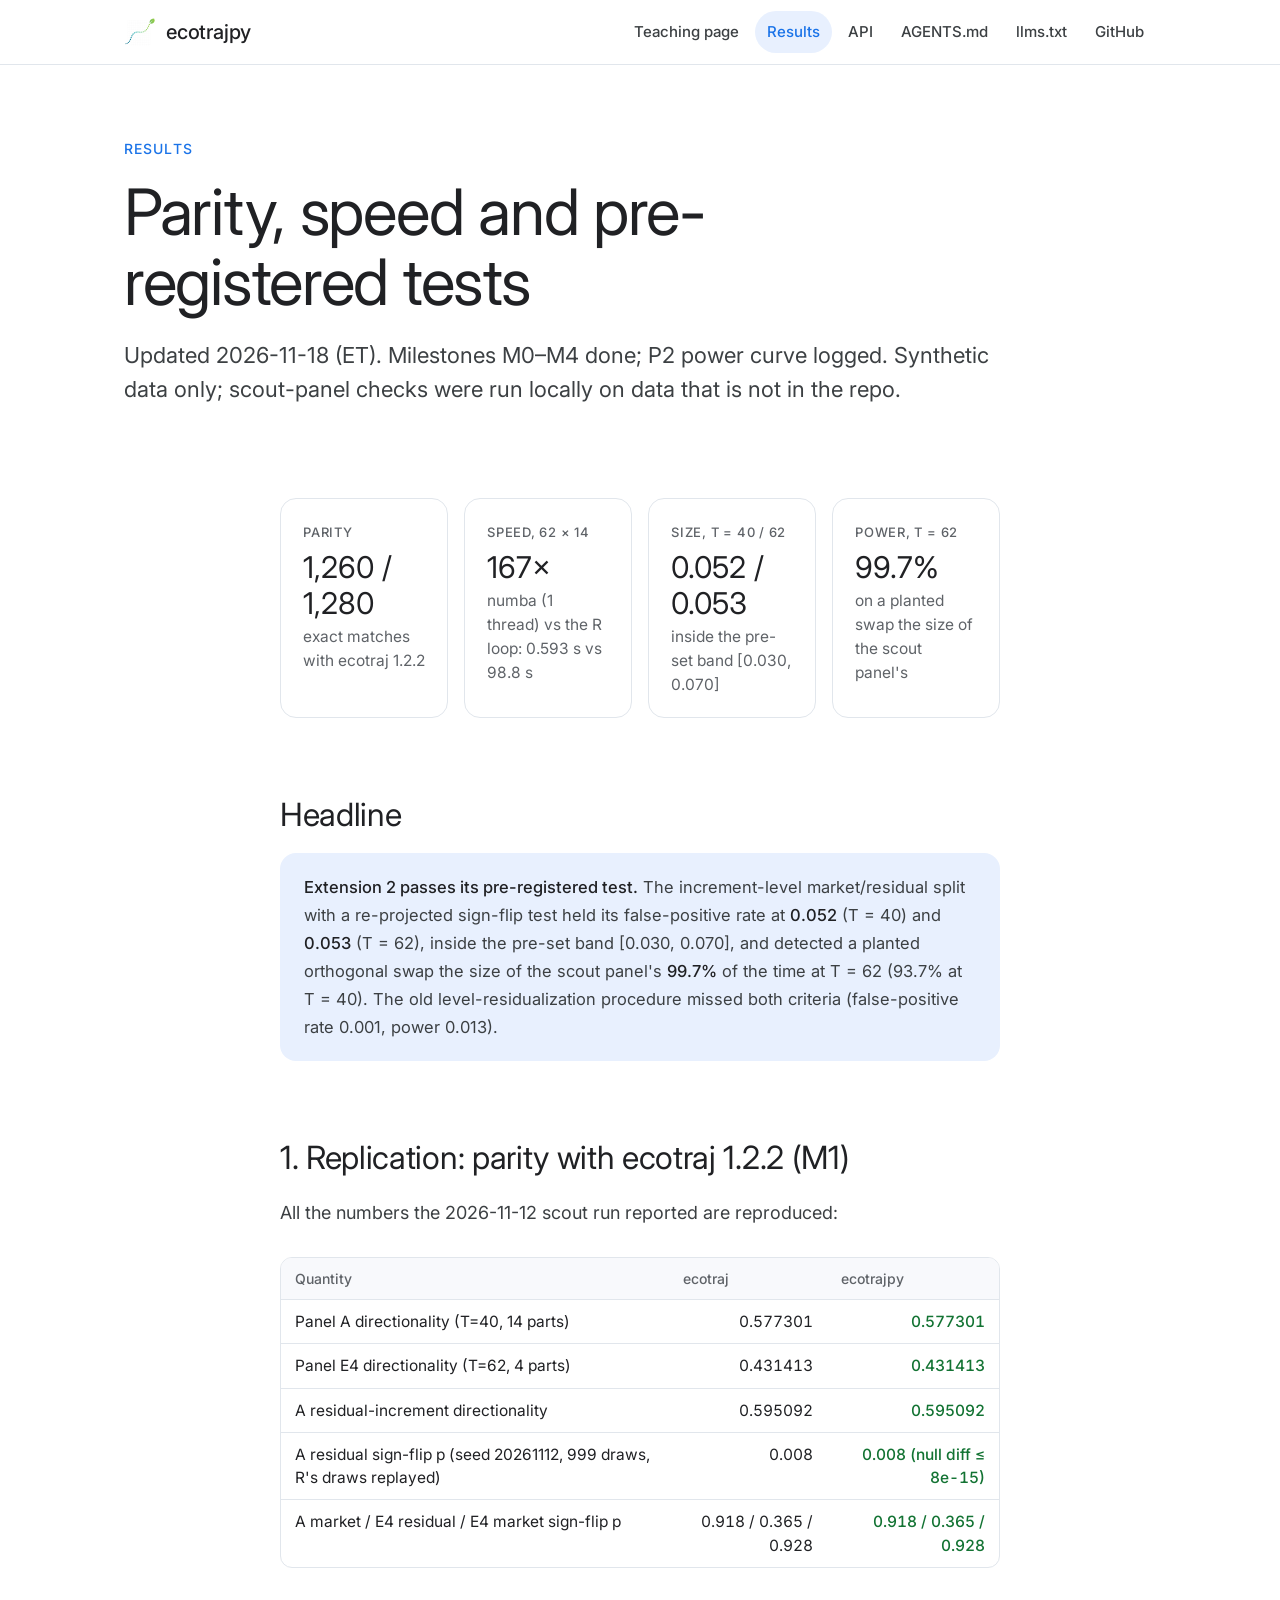
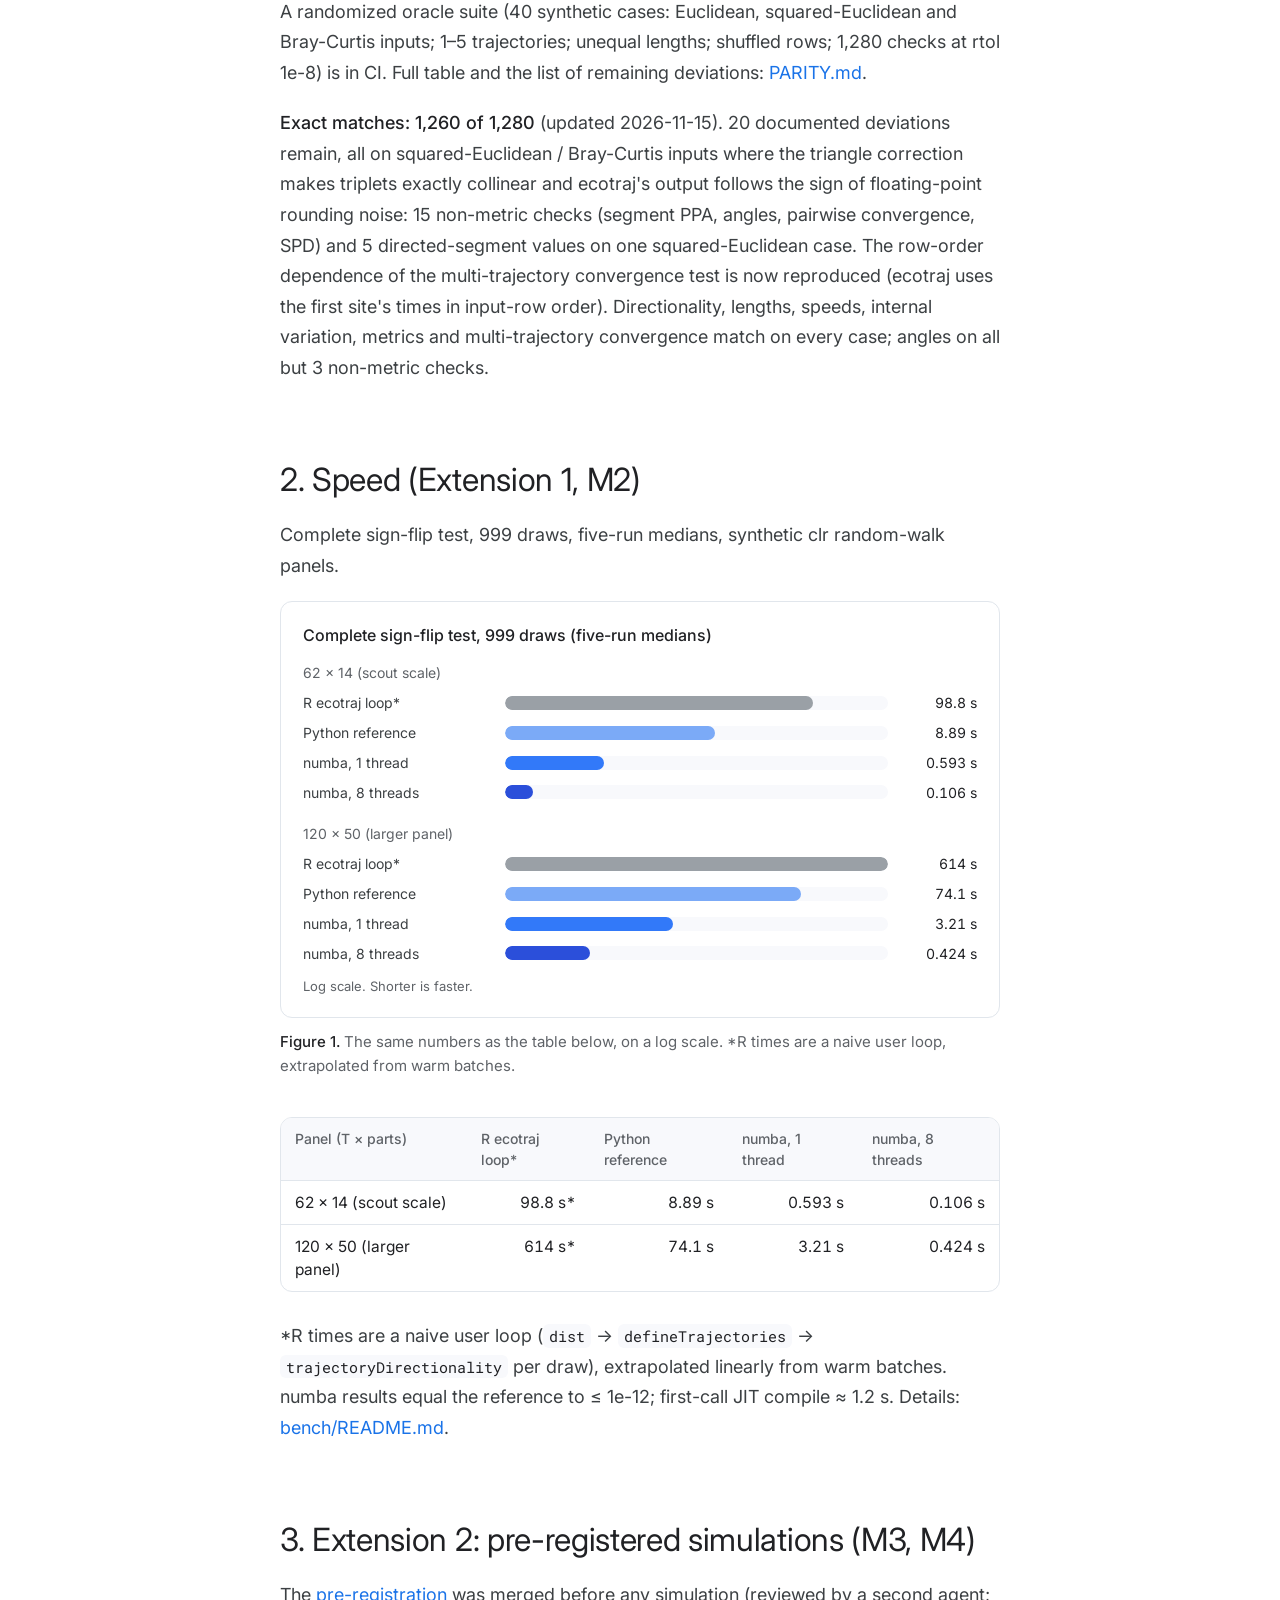
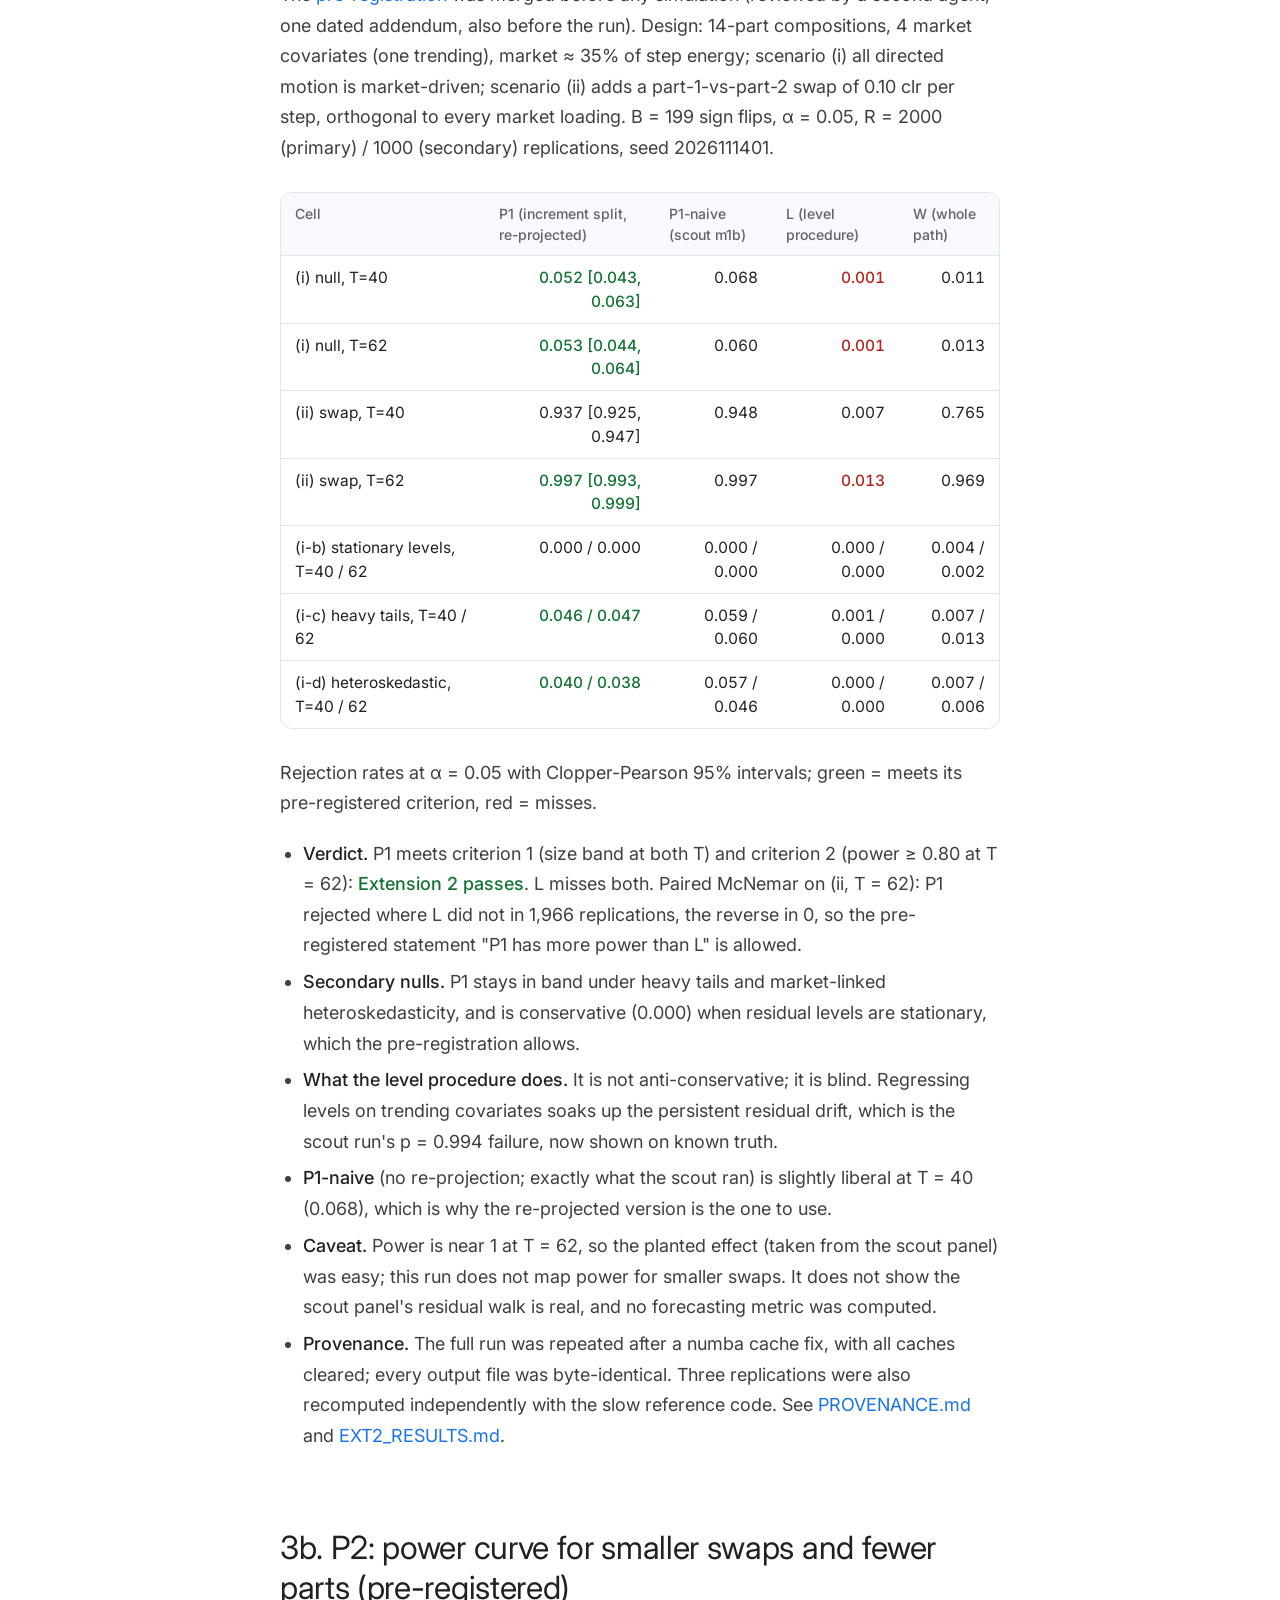
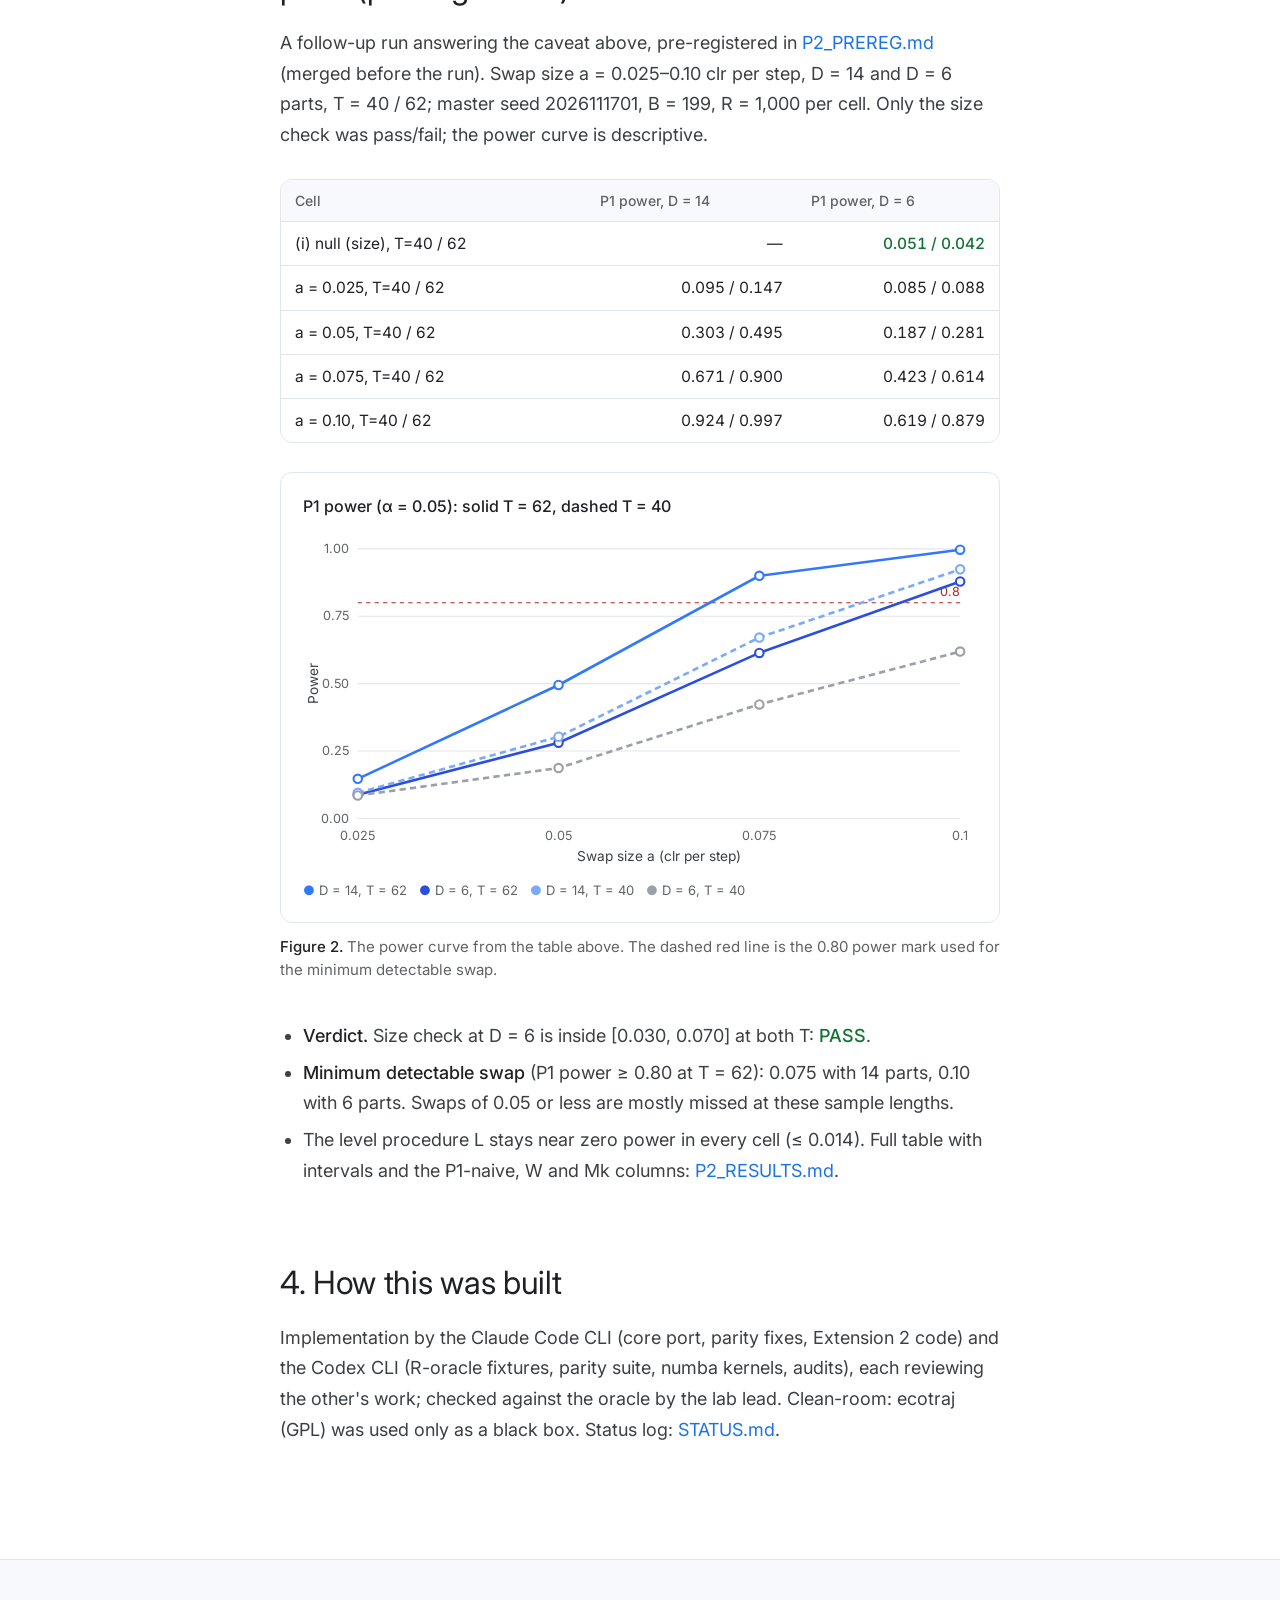
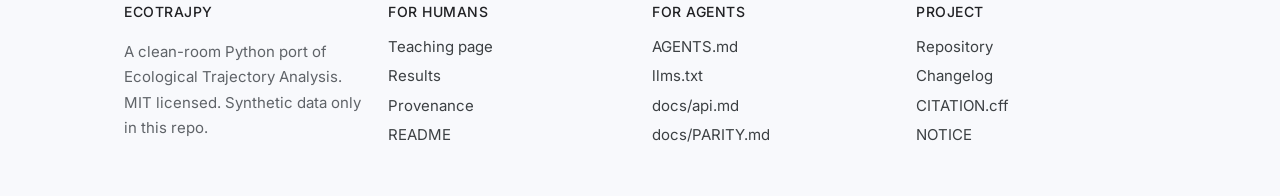
<file: docs/results.html>
<!doctype html>
<html lang="en">
<head>
<meta charset="utf-8">
<meta name="viewport" content="width=device-width,initial-scale=1">
<title>ecotrajpy: results</title>
<meta name="description" content="ecotrajpy results: parity with ecotraj, speed, and the pre-registered Extension 2 and P2 simulations.">
<link rel="icon" href="assets/favicon-32.png" type="image/png" sizes="32x32">
<link rel="icon" href="favicon.ico" sizes="any">
<link rel="apple-touch-icon" href="assets/logo-192.png">
<link rel="preconnect" href="https://fonts.googleapis.com"><link rel="preconnect" href="https://fonts.gstatic.com" crossorigin>
<link rel="stylesheet" href="https://fonts.googleapis.com/css2?family=Inter:wght@400;500;600&family=Roboto+Mono:wght@400;500&display=swap">
<link rel="stylesheet" href="assets/site.css">
<link rel="alternate" type="text/plain" href="https://github.com/jgridifier/ecotraj-py/blob/main/llms.txt" title="llms.txt">
</head>
<body>
<header class="topbar"><div class="in">
<a class="wordmark" href="index.html"><img src="assets/logo.png" alt="ecotrajpy logo: a dotted trajectory across a grid, shading from teal to green and ending in a leaf" width="32" height="32"><span>ecotrajpy</span></a>
<nav class="nav" aria-label="Site">
<a href="index.html">Teaching page</a>
<a href="results.html">Results</a>
<a href="https://github.com/jgridifier/ecotraj-py/blob/main/docs/api.md">API</a>
<a href="https://github.com/jgridifier/ecotraj-py/blob/main/AGENTS.md">AGENTS.md</a>
<a href="https://github.com/jgridifier/ecotraj-py/blob/main/llms.txt">llms.txt</a>
<a href="https://github.com/jgridifier/ecotraj-py">GitHub</a>
</nav>
</div></header>
<section class="hero">
<p class="eyebrow">Results</p>
<h1>Parity, speed and pre-registered tests</h1>
<p class="lede">Updated 2026-11-18 (ET). Milestones M0–M4 done; P2 power curve logged. Synthetic data only; scout-panel checks were run locally on data that is not in the repo.</p>
</section>
<main>
<article class="prose">
<div class="cards">
<a class="card" href="#parity"><div class="k">Parity</div><div class="v">1,260 / 1,280</div><p>exact matches with ecotraj 1.2.2</p></a>
<a class="card" href="#speed"><div class="k">Speed, 62 × 14</div><div class="v">167×</div><p>numba (1 thread) vs the R loop: 0.593 s vs 98.8 s</p></a>
<a class="card" href="#ext2"><div class="k">Size, T = 40 / 62</div><div class="v">0.052 / 0.053</div><p>inside the pre-set band [0.030, 0.070]</p></a>
<a class="card" href="#ext2"><div class="k">Power, T = 62</div><div class="v">99.7%</div><p>on a planted swap the size of the scout panel's</p></a>
</div>
<h2 id="headline">Headline</h2>
<div class="callout blue"><p><b>Extension 2 passes its pre-registered test.</b> The increment-level market/residual split with a re-projected sign-flip test held its false-positive rate at <b>0.052</b> (T = 40) and <b>0.053</b> (T = 62), inside the pre-set band [0.030, 0.070], and detected a planted orthogonal swap the size of the scout panel's <b>99.7%</b> of the time at T = 62 (93.7% at T = 40). The old level-residualization procedure missed both criteria (false-positive rate 0.001, power 0.013).</p></div>

<h2 id="parity">1. Replication: parity with ecotraj 1.2.2 (M1)</h2>
<p>All the numbers the 2026-11-12 scout run reported are reproduced:</p>
<div class="table-wrap"><table><tr><th>Quantity</th><th>ecotraj</th><th>ecotrajpy</th></tr>
<tr><td>Panel A directionality (T=40, 14 parts)</td><td class="n">0.577301</td><td class="n ok">0.577301</td></tr>
<tr><td>Panel E4 directionality (T=62, 4 parts)</td><td class="n">0.431413</td><td class="n ok">0.431413</td></tr>
<tr><td>A residual-increment directionality</td><td class="n">0.595092</td><td class="n ok">0.595092</td></tr>
<tr><td>A residual sign-flip p (seed 20261112, 999 draws, R's draws replayed)</td><td class="n">0.008</td><td class="n ok">0.008 (null diff ≤ 8e-15)</td></tr>
<tr><td>A market / E4 residual / E4 market sign-flip p</td><td class="n">0.918 / 0.365 / 0.928</td><td class="n ok">0.918 / 0.365 / 0.928</td></tr></table></div>
<p>A randomized oracle suite (40 synthetic cases: Euclidean, squared-Euclidean and Bray-Curtis inputs; 1–5 trajectories; unequal lengths; shuffled rows; 1,280 checks at rtol 1e-8) is in CI. Full table and the list of remaining deviations: <a href="https://github.com/jgridifier/ecotraj-py/blob/main/docs/PARITY.md">PARITY.md</a>.</p>
<p id="parity-count"><b>Exact matches: 1,260 of 1,280</b> (updated 2026-11-15). 20 documented deviations remain, all on squared-Euclidean / Bray-Curtis inputs where the triangle correction makes triplets exactly collinear and ecotraj's output follows the sign of floating-point rounding noise: 15 non-metric checks (segment PPA, angles, pairwise convergence, SPD) and 5 directed-segment values on one squared-Euclidean case. The row-order dependence of the multi-trajectory convergence test is now reproduced (ecotraj uses the first site's times in input-row order). Directionality, lengths, speeds, internal variation, metrics and multi-trajectory convergence match on every case; angles on all but 3 non-metric checks.</p>

<h2 id="speed">2. Speed (Extension 1, M2)</h2>
<p>Complete sign-flip test, 999 draws, five-run medians, synthetic clr random-walk panels.</p>
<figure>
<div class="chart bars" data-unit="s" data-scale="log" data-title="Complete sign-flip test, 999 draws (five-run medians)" data-groups='[{"label":"62 × 14 (scout scale)","bars":[["R ecotraj loop*",98.8,1],["Python reference",8.89,2],["numba, 1 thread",0.593,3],["numba, 8 threads",0.106,4]]},{"label":"120 × 50 (larger panel)","bars":[["R ecotraj loop*",614,1],["Python reference",74.1,2],["numba, 1 thread",3.21,3],["numba, 8 threads",0.424,4]]}]'></div>
<figcaption><b>Figure 1.</b> The same numbers as the table below, on a log scale. *R times are a naive user loop, extrapolated from warm batches.</figcaption>
</figure>

<div class="table-wrap"><table><tr><th>Panel (T × parts)</th><th>R ecotraj loop*</th><th>Python reference</th><th>numba, 1 thread</th><th>numba, 8 threads</th></tr>
<tr><td>62 × 14 (scout scale)</td><td class="n">98.8 s*</td><td class="n">8.89 s</td><td class="n">0.593 s</td><td class="n">0.106 s</td></tr>
<tr><td>120 × 50 (larger panel)</td><td class="n">614 s*</td><td class="n">74.1 s</td><td class="n">3.21 s</td><td class="n">0.424 s</td></tr></table></div>
<p>*R times are a naive user loop (<code>dist</code> → <code>defineTrajectories</code> → <code>trajectoryDirectionality</code> per draw), extrapolated linearly from warm batches. numba results equal the reference to ≤ 1e-12; first-call JIT compile ≈ 1.2 s. Details: <a href="https://github.com/jgridifier/ecotraj-py/blob/main/bench/README.md">bench/README.md</a>.</p>

<h2 id="ext2">3. Extension 2: pre-registered simulations (M3, M4)</h2>
<p>The <a href="https://github.com/jgridifier/ecotraj-py/blob/main/research/prereg/EXT2_PREREG.md">pre-registration</a> was merged before any simulation (reviewed by a second agent; one dated addendum, also before the run). Design: 14-part compositions, 4 market covariates (one trending), market ≈ 35% of step energy; scenario (i) all directed motion is market-driven; scenario (ii) adds a part-1-vs-part-2 swap of 0.10 clr per step, orthogonal to every market loading. B = 199 sign flips, α = 0.05, R = 2000 (primary) / 1000 (secondary) replications, seed 2026111401.</p>
<div class="table-wrap"><table><tr><th>Cell</th><th>P1 (increment split, re-projected)</th><th>P1-naive (scout m1b)</th><th>L (level procedure)</th><th>W (whole path)</th></tr>
<tr><td>(i) null, T=40</td><td class="n ok">0.052 [0.043, 0.063]</td><td class="n">0.068</td><td class="n bad">0.001</td><td class="n">0.011</td></tr>
<tr><td>(i) null, T=62</td><td class="n ok">0.053 [0.044, 0.064]</td><td class="n">0.060</td><td class="n bad">0.001</td><td class="n">0.013</td></tr>
<tr><td>(ii) swap, T=40</td><td class="n">0.937 [0.925, 0.947]</td><td class="n">0.948</td><td class="n">0.007</td><td class="n">0.765</td></tr>
<tr><td>(ii) swap, T=62</td><td class="n ok">0.997 [0.993, 0.999]</td><td class="n">0.997</td><td class="n bad">0.013</td><td class="n">0.969</td></tr>
<tr><td>(i-b) stationary levels, T=40 / 62</td><td class="n">0.000 / 0.000</td><td class="n">0.000 / 0.000</td><td class="n">0.000 / 0.000</td><td class="n">0.004 / 0.002</td></tr>
<tr><td>(i-c) heavy tails, T=40 / 62</td><td class="n ok">0.046 / 0.047</td><td class="n">0.059 / 0.060</td><td class="n">0.001 / 0.000</td><td class="n">0.007 / 0.013</td></tr>
<tr><td>(i-d) heteroskedastic, T=40 / 62</td><td class="n ok">0.040 / 0.038</td><td class="n">0.057 / 0.046</td><td class="n">0.000 / 0.000</td><td class="n">0.007 / 0.006</td></tr></table></div>
<p>Rejection rates at α = 0.05 with Clopper-Pearson 95% intervals; green = meets its pre-registered criterion, red = misses.</p>
<ul>
<li><b>Verdict.</b> P1 meets criterion 1 (size band at both T) and criterion 2 (power ≥ 0.80 at T = 62): <span class="ok">Extension 2 passes</span>. L misses both. Paired McNemar on (ii, T = 62): P1 rejected where L did not in 1,966 replications, the reverse in 0, so the pre-registered statement "P1 has more power than L" is allowed.</li>
<li><b>Secondary nulls.</b> P1 stays in band under heavy tails and market-linked heteroskedasticity, and is conservative (0.000) when residual levels are stationary, which the pre-registration allows.</li>
<li><b>What the level procedure does.</b> It is not anti-conservative; it is blind. Regressing levels on trending covariates soaks up the persistent residual drift, which is the scout run's p = 0.994 failure, now shown on known truth.</li>
<li><b>P1-naive</b> (no re-projection; exactly what the scout ran) is slightly liberal at T = 40 (0.068), which is why the re-projected version is the one to use.</li>
<li><b>Caveat.</b> Power is near 1 at T = 62, so the planted effect (taken from the scout panel) was easy; this run does not map power for smaller swaps. It does not show the scout panel's residual walk is real, and no forecasting metric was computed.</li>
<li><b>Provenance.</b> The full run was repeated after a numba cache fix, with all caches cleared; every output file was byte-identical. Three replications were also recomputed independently with the slow reference code. See <a href="https://github.com/jgridifier/ecotraj-py/blob/main/research/results/PROVENANCE.md">PROVENANCE.md</a> and <a href="https://github.com/jgridifier/ecotraj-py/blob/main/research/results/EXT2_RESULTS.md">EXT2_RESULTS.md</a>.</li></ul>

<h2 id="p2">3b. P2: power curve for smaller swaps and fewer parts (pre-registered)</h2>
<p>A follow-up run answering the caveat above, pre-registered in <a href="https://github.com/jgridifier/ecotraj-py/blob/main/research/prereg/P2_PREREG.md">P2_PREREG.md</a> (merged before the run). Swap size a = 0.025&ndash;0.10 clr per step, D = 14 and D = 6 parts, T = 40 / 62; master seed 2026111701, B = 199, R = 1,000 per cell. Only the size check was pass/fail; the power curve is descriptive.</p>
<div class="table-wrap"><table><tr><th>Cell</th><th>P1 power, D = 14</th><th>P1 power, D = 6</th></tr>
<tr><td>(i) null (size), T=40 / 62</td><td class="n">&mdash;</td><td class="n ok">0.051 / 0.042</td></tr>
<tr><td>a = 0.025, T=40 / 62</td><td class="n">0.095 / 0.147</td><td class="n">0.085 / 0.088</td></tr>
<tr><td>a = 0.05, T=40 / 62</td><td class="n">0.303 / 0.495</td><td class="n">0.187 / 0.281</td></tr>
<tr><td>a = 0.075, T=40 / 62</td><td class="n">0.671 / 0.900</td><td class="n">0.423 / 0.614</td></tr>
<tr><td>a = 0.10, T=40 / 62</td><td class="n">0.924 / 0.997</td><td class="n">0.619 / 0.879</td></tr></table></div>
<figure>
<div class="chart lines" data-title="P1 power (α = 0.05): solid T = 62, dashed T = 40" data-x='[0.025,0.05,0.075,0.1]' data-ref="0.8" data-xlabel="Swap size a (clr per step)" data-ylabel="Power" data-series='[{"name":"D = 14, T = 62","y":[0.147,0.495,0.900,0.997]},{"name":"D = 6, T = 62","y":[0.088,0.281,0.614,0.879]},{"name":"D = 14, T = 40","y":[0.095,0.303,0.671,0.924],"dash":1,"color":"#7baaf7"},{"name":"D = 6, T = 40","y":[0.085,0.187,0.423,0.619],"dash":1,"color":"#9aa0a6"}]'></div>
<figcaption><b>Figure 2.</b> The power curve from the table above. The dashed red line is the 0.80 power mark used for the minimum detectable swap.</figcaption>
</figure>

<ul>
<li><b>Verdict.</b> Size check at D = 6 is inside [0.030, 0.070] at both T: <span class="ok">PASS</span>.</li>
<li><b>Minimum detectable swap</b> (P1 power &ge; 0.80 at T = 62): 0.075 with 14 parts, 0.10 with 6 parts. Swaps of 0.05 or less are mostly missed at these sample lengths.</li>
<li>The level procedure L stays near zero power in every cell (&le; 0.014). Full table with intervals and the P1-naive, W and Mk columns: <a href="https://github.com/jgridifier/ecotraj-py/blob/main/research/results/P2_RESULTS.md">P2_RESULTS.md</a>.</li></ul>

<h2 id="built">4. How this was built</h2>
<p>Implementation by the Claude Code CLI (core port, parity fixes, Extension 2 code) and the Codex CLI (R-oracle fixtures, parity suite, numba kernels, audits), each reviewing the other's work; checked against the oracle by the lab lead. Clean-room: ecotraj (GPL) was used only as a black box. Status log: <a href="https://github.com/jgridifier/ecotraj-py/blob/main/STATUS.md">STATUS.md</a>.</p>
</article>
</main>
<footer class="foot"><div class="in">
<div><h4>ecotrajpy</h4><p>A clean-room Python port of Ecological Trajectory Analysis. MIT licensed. Synthetic data only in this repo.</p></div>
<div><h4>For humans</h4><a href="index.html">Teaching page</a><a href="results.html">Results</a><a href="index.html#provenance">Provenance</a><a href="https://github.com/jgridifier/ecotraj-py/blob/main/README.md">README</a></div>
<div><h4>For agents</h4><a href="https://github.com/jgridifier/ecotraj-py/blob/main/AGENTS.md">AGENTS.md</a><a href="https://github.com/jgridifier/ecotraj-py/blob/main/llms.txt">llms.txt</a><a href="https://github.com/jgridifier/ecotraj-py/blob/main/docs/api.md">docs/api.md</a><a href="https://github.com/jgridifier/ecotraj-py/blob/main/docs/PARITY.md">docs/PARITY.md</a></div>
<div><h4>Project</h4><a href="https://github.com/jgridifier/ecotraj-py">Repository</a><a href="https://github.com/jgridifier/ecotraj-py/blob/main/CHANGELOG.md">Changelog</a><a href="https://github.com/jgridifier/ecotraj-py/blob/main/CITATION.cff">CITATION.cff</a><a href="https://github.com/jgridifier/ecotraj-py/blob/main/NOTICE">NOTICE</a></div>
</div></footer>
<script src="assets/site.js"></script>
</body>
</html>
</file>
<file: docs/assets/site.css>
/* Library site theme: research-blog style (style only; no third-party branding).
   White canvas, generous whitespace, narrow reading column, blue accents,
   big hero headings, figure captions and simple cards. */
:root{
  --blue:#1a73e8; --blue-600:#3279f9; --blue-800:#2b4fda; --blue-tint:#e8f0fe;
  --ink:#202124; --ink-2:#3c4043; --muted:#5f6368; --line:#e1e6ec; --wash:#f8f9fc;
  --ok:#137333; --ok-bg:#e6f4ea; --warn:#8a5a00; --warn-bg:#fef7e0; --bad:#b3261e; --bad-bg:#fce8e6;
  --sans:"Google Sans","Google Sans Text","Product Sans",Inter,system-ui,-apple-system,"Segoe UI",Roboto,Arial,sans-serif;
  --mono:"Roboto Mono","SFMono-Regular",Menlo,Consolas,monospace;
  --read:720px; --wide:1080px; --radius:16px;
}
*{box-sizing:border-box}
html{-webkit-text-size-adjust:100%;scroll-behavior:smooth}
body{margin:0;font-family:var(--sans);color:var(--ink);background:#fff;font-size:18px;line-height:1.7;-webkit-font-smoothing:antialiased}
a{color:var(--blue);text-decoration:none}
a:hover{text-decoration:underline}
img{max-width:100%;height:auto}

/* Top bar */
.topbar{position:sticky;top:0;z-index:10;background:rgba(255,255,255,.94);backdrop-filter:saturate(180%) blur(8px);border-bottom:1px solid var(--line)}
.topbar .in{max-width:var(--wide);margin:0 auto;padding:0 24px;display:flex;align-items:center;gap:24px;min-height:64px}
.wordmark{display:flex;align-items:center;gap:10px;color:var(--ink);font-weight:500;font-size:20px;letter-spacing:-.01em;white-space:nowrap}
.wordmark:hover{text-decoration:none}
.wordmark img{width:32px;height:32px;border-radius:8px}
.nav{display:flex;gap:4px;overflow-x:auto;scrollbar-width:none;margin-left:auto}
.nav::-webkit-scrollbar{display:none}
.nav a{color:var(--ink-2);font-size:15px;font-weight:500;padding:8px 12px;border-radius:999px;white-space:nowrap}
.nav a:hover{background:var(--wash);text-decoration:none}
.nav a[aria-current=page]{color:var(--blue);background:var(--blue-tint)}

/* Hero */
.hero{max-width:var(--wide);margin:0 auto;padding:72px 24px 32px}
.eyebrow{color:var(--blue);font-size:14px;font-weight:500;letter-spacing:.08em;text-transform:uppercase;margin:0 0 16px}
.hero h1{font-size:clamp(40px,6vw,64px);line-height:1.1;font-weight:400;letter-spacing:-.02em;margin:0 0 20px;max-width:16ch}
.hero .lede{font-size:clamp(19px,2.2vw,22px);line-height:1.55;color:var(--ink-2);max-width:40em;margin:0}
.hero .meta{color:var(--muted);font-size:15px;margin-top:20px}
.hero-figure{max-width:var(--wide);margin:8px auto 0;padding:0 24px}
.hero-figure img,.hero-figure .ph{width:100%;border-radius:var(--radius);display:block;background:var(--wash)}
.cta{display:flex;flex-wrap:wrap;gap:12px;margin-top:28px}
.btn{display:inline-flex;align-items:center;gap:8px;padding:12px 22px;border-radius:999px;font-size:16px;font-weight:500;border:1px solid var(--line);color:var(--blue);background:#fff}
.btn:hover{text-decoration:none;background:var(--blue-tint)}
.btn.primary{background:var(--blue);border-color:var(--blue);color:#fff}
.btn.primary:hover{background:var(--blue-800)}

/* Reading column */
main{padding:24px 24px 96px}
.prose{max-width:var(--read);margin:0 auto}
.prose>*+*{margin-top:1.1em}
.prose h2{font-size:32px;line-height:1.25;font-weight:400;letter-spacing:-.01em;margin:2.4em 0 .2em}
.prose h3{font-size:22px;line-height:1.35;font-weight:500;margin:1.8em 0 .2em}
.prose p,.prose li{color:var(--ink-2)}
.prose ul,.prose ol{padding-left:1.3em}
.prose li+li{margin-top:.35em}
.prose strong,.prose b{color:var(--ink);font-weight:500}
.wide{max-width:var(--wide);margin-left:auto;margin-right:auto}
.toc{border-left:2px solid var(--line);padding:4px 0 4px 18px;font-size:16px}
.toc a{display:block;color:var(--ink-2);padding:2px 0}
.toc a:hover{color:var(--blue)}

/* Figures */
figure{margin:2.2em auto}
figure img,figure .chart,figure .ph{display:block;width:100%;border-radius:12px}
figcaption{color:var(--muted);font-size:15px;line-height:1.55;margin-top:12px;max-width:var(--read)}
figcaption b{color:var(--ink-2)}
.ph{min-height:220px;border:1px dashed #c3ccd6;background:var(--wash);color:var(--muted);display:flex!important;align-items:center;justify-content:center;font-size:15px;text-align:center;padding:24px}

/* Cards */
.cards{display:grid;grid-template-columns:repeat(auto-fit,minmax(160px,1fr));gap:16px;margin:2em 0}
.card{border:1px solid var(--line);border-radius:var(--radius);padding:22px 22px 20px;background:#fff;display:block;color:inherit;transition:box-shadow .15s,border-color .15s}
a.card:hover{text-decoration:none;border-color:#c6d5f7;box-shadow:0 1px 3px rgba(60,64,67,.12),0 4px 12px rgba(60,64,67,.08)}
.card .k{color:var(--muted);font-size:13px;letter-spacing:.06em;text-transform:uppercase;font-weight:500}
.card .v{font-size:30px;line-height:1.2;color:var(--ink);margin:6px 0 4px;font-weight:400;overflow-wrap:anywhere}
.card h3{margin:0 0 6px;font-size:19px;font-weight:500;color:var(--ink)}
.card p{margin:0;font-size:15.5px;line-height:1.55;color:var(--muted)}
.callout{background:var(--wash);border-radius:var(--radius);padding:20px 24px;font-size:16.5px}
.callout.blue{background:var(--blue-tint)}
.callout>:first-child{margin-top:0}.callout>:last-child{margin-bottom:0}

/* Verdict chips: pass / warn / fail */
.chip{display:inline-block;font-size:13px;font-weight:500;letter-spacing:.03em;padding:2px 10px;border-radius:999px;vertical-align:1px}
.chip.pass,.ok{color:var(--ok)}.chip.pass{background:var(--ok-bg)}
.chip.warn,.warn{color:var(--warn)}.chip.warn{background:var(--warn-bg)}
.chip.fail,.bad{color:var(--bad)}.chip.fail{background:var(--bad-bg)}
td.ok,td.bad,td.warn,span.ok,span.bad,span.warn{font-weight:500}

/* Code */
code{font-family:var(--mono);font-size:.86em;background:var(--wash);border-radius:6px;padding:.12em .38em;color:var(--ink)}
pre{position:relative;background:#f6f8fb;border:1px solid var(--line);border-radius:12px;padding:18px 20px;overflow-x:auto;font-size:14.5px;line-height:1.6}
pre code{background:none;padding:0;font-size:inherit}
.copy{position:absolute;top:8px;right:8px;font:500 12px var(--sans);color:var(--muted);background:#fff;border:1px solid var(--line);border-radius:999px;padding:3px 10px;cursor:pointer;opacity:0;transition:opacity .15s}
pre:hover .copy,.copy:focus{opacity:1}

/* Tables */
.table-wrap{overflow-x:auto;margin:1.6em 0;border:1px solid var(--line);border-radius:12px}
table{border-collapse:collapse;width:100%;font-size:15.5px;line-height:1.5}
th,td{padding:10px 14px;text-align:left;border-bottom:1px solid var(--line);vertical-align:top}
tr:last-child td{border-bottom:0}
th{font-weight:500;color:var(--muted);background:var(--wash);font-size:14px}
td.n,th.n{text-align:right;font-variant-numeric:tabular-nums}

/* Math */
.formula,.katex-display{margin:1.4em 0;overflow-x:auto;overflow-y:hidden;text-align:center}
.formula{font-size:1.1em}

/* Bar charts rendered by site.js from data attributes */
.chart{border:1px solid var(--line);padding:20px 22px;background:#fff}
.chart .title{font-weight:500;font-size:16px;margin-bottom:12px}
.chart .group+.group{margin-top:18px}
.chart .glabel{font-size:14px;color:var(--muted);margin-bottom:6px}
.chart .row{display:grid;grid-template-columns:minmax(120px,190px) 1fr auto;align-items:center;gap:12px;font-size:14px;margin:6px 0}
.chart .row .lab{color:var(--ink-2)}
.chart .track{background:var(--wash);border-radius:999px;height:14px;overflow:hidden}
.chart .bar{height:100%;border-radius:999px;background:var(--blue-600)}
.chart .bar.c1{background:#9aa0a6}.chart .bar.c2{background:#7baaf7}.chart .bar.c3{background:var(--blue-600)}.chart .bar.c4{background:var(--blue-800)}
.chart .val{font-variant-numeric:tabular-nums;color:var(--ink);min-width:5.5em;text-align:right}
.chart .note{font-size:13px;color:var(--muted);margin-top:10px}
.chart svg{display:block;width:100%;height:auto}

/* Footer */
.foot{border-top:1px solid var(--line);background:var(--wash)}
.foot .in{max-width:var(--wide);margin:0 auto;padding:40px 24px;display:grid;grid-template-columns:repeat(auto-fit,minmax(200px,1fr));gap:24px;font-size:15px;color:var(--muted)}
.foot h4{margin:0 0 8px;font-size:14px;font-weight:500;color:var(--ink);letter-spacing:.04em;text-transform:uppercase}
.foot a{display:block;color:var(--ink-2);padding:2px 0}
.agents-note{font-size:14px}

@media (max-width:640px){
  body{font-size:17px}
  .hero{padding:48px 20px 24px}
  .topbar .in{gap:12px;padding:0 16px}
  .wordmark span{display:none}
  .chart .row{grid-template-columns:96px 1fr auto}
  .card{padding:16px}.card .v{font-size:24px}
}
@media print{.topbar,.foot,.copy{display:none}}
</file>
